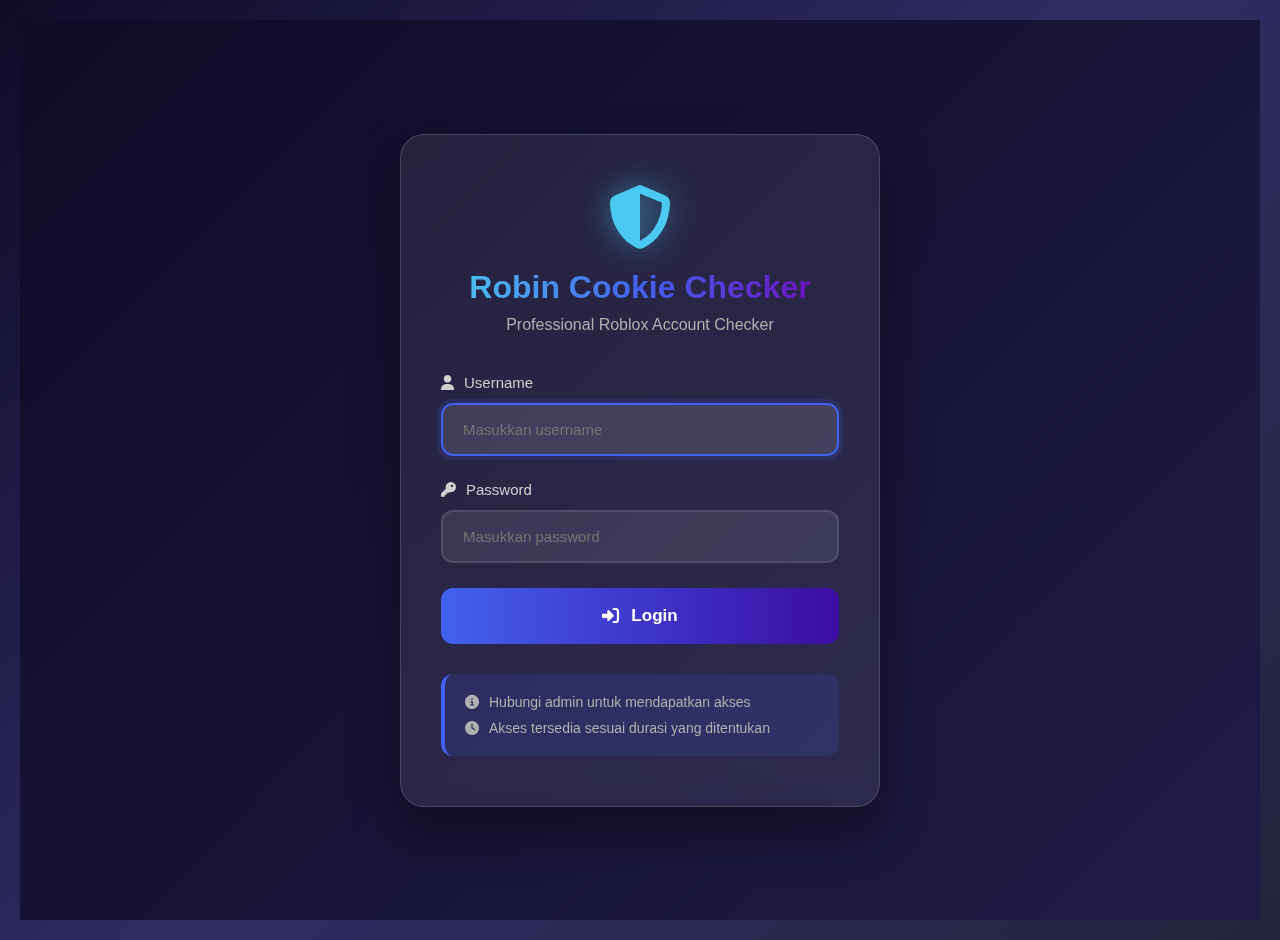
<file: public/index.html>
<!DOCTYPE html>
<html lang="id">
<head>
    <meta charset="UTF-8">
    <meta name="viewport" content="width=device-width, initial-scale=1.0">
    <title>Robin Cookie Checker - User Login</title>
    <link rel="stylesheet" href="styles.css">
    <link rel="stylesheet" href="https://cdnjs.cloudflare.com/ajax/libs/font-awesome/6.4.0/css/all.min.css">
    <link rel="icon" href="data:image/svg+xml,<svg xmlns=%22http://www.w3.org/2000/svg%22 viewBox=%220 0 100 100%22><text y=%22.9em%22 font-size=%2290%22>🔐</text></svg>">
</head>
<body>
    <div class="container">
        <!-- Login Section -->
        <div id="loginSection" class="login-container">
            <div class="login-box">
                <div class="logo">
                    <i class="fas fa-shield-alt"></i>
                    <h1>Robin Cookie Checker</h1>
                    <p class="tagline">Professional Roblox Account Checker</p>
                </div>
                
                <div class="login-form">
                    <div class="form-group">
                        <label for="username">
                            <i class="fas fa-user"></i> Username
                        </label>
                        <input type="text" id="username" placeholder="Masukkan username">
                    </div>
                    
                    <div class="form-group">
                        <label for="password">
                            <i class="fas fa-key"></i> Password
                        </label>
                        <input type="password" id="password" placeholder="Masukkan password">
                    </div>
                    
                    <button id="loginBtn" class="btn-login">
                        <i class="fas fa-sign-in-alt"></i> Login
                    </button>
                    
                    <div class="login-footer">
                        <p><i class="fas fa-info-circle"></i> Hubungi admin untuk mendapatkan akses</p>
                        <p><i class="fas fa-clock"></i> Akses tersedia sesuai durasi yang ditentukan</p>
                    </div>
                </div>
            </div>
        </div>

        <!-- Dashboard User -->
        <div id="dashboardSection" class="dashboard-container" style="display: none;">
            <!-- Header -->
            <header class="dashboard-header">
                <div class="header-left">
                    <h1><i class="fas fa-cookie-bite"></i> Robin Cookie Checker Pro</h1>
                    <p class="subtitle">User Dashboard</p>
                </div>
                <div class="header-right">
                    <div class="user-info">
                        <i class="fas fa-user"></i>
                        <div class="user-details">
                            <span id="userName">Loading...</span>
                            <small id="userExpiry">Expires: Loading...</small>
                        </div>
                    </div>
                    <button id="logoutBtn" class="btn-logout">
                        <i class="fas fa-sign-out-alt"></i> Logout
                    </button>
                </div>
            </header>

            <!-- User Info Card -->
            <div class="user-info-card">
                <div class="user-stats">
                    <div class="stat-item">
                        <i class="fas fa-clock"></i>
                        <div>
                            <h3 id="daysLeft">0</h3>
                            <p>Days Left</p>
                        </div>
                    </div>
                    <div class="stat-item">
                        <i class="fas fa-sign-in-alt"></i>
                        <div>
                            <h3 id="loginCount">0</h3>
                            <p>Total Logins</p>
                        </div>
                    </div>
                    <div class="stat-item">
                        <i class="fas fa-cookie"></i>
                        <div>
                            <h3 id="totalChecks">0</h3>
                            <p>Total Checks</p>
                        </div>
                    </div>
                    <div class="stat-item">
                        <i class="fas fa-check-circle"></i>
                        <div>
                            <h3 id="totalCookies">0</h3>
                            <p>Cookies Checked</p>
                        </div>
                    </div>
                </div>
            </div>

            <!-- Live Stats -->
            <div class="stats-container">
                <div class="stat-card">
                    <div class="stat-icon" style="background: linear-gradient(135deg, #2ecc71, #27ae60);">
                        <i class="fas fa-check-circle"></i>
                    </div>
                    <div class="stat-info">
                        <h3 id="validCount">0</h3>
                        <p>Valid Cookies</p>
                    </div>
                </div>
                
                <div class="stat-card">
                    <div class="stat-icon" style="background: linear-gradient(135deg, #e74c3c, #c0392b);">
                        <i class="fas fa-times-circle"></i>
                    </div>
                    <div class="stat-info">
                        <h3 id="invalidCount">0</h3>
                        <p>Invalid Cookies</p>
                    </div>
                </div>
                
                <div class="stat-card">
                    <div class="stat-icon" style="background: linear-gradient(135deg, #f39c12, #d35400);">
                        <i class="fas fa-coins"></i>
                    </div>
                    <div class="stat-info">
                        <h3 id="totalRobux">0</h3>
                        <p>Total Robux</p>
                    </div>
                </div>
                
                <div class="stat-card">
                    <div class="stat-icon" style="background: linear-gradient(135deg, #9b59b6, #8e44ad);">
                        <i class="fas fa-crown"></i>
                    </div>
                    <div class="stat-info">
                        <h3 id="premiumCount">0</h3>
                        <p>Premium Accounts</p>
                    </div>
                </div>
            </div>

            <!-- Control Panel -->
            <div class="control-panel">
                <div class="panel-header">
                    <h2><i class="fas fa-gamepad"></i> Control Panel</h2>
                    <div class="api-status">
                        <i class="fas fa-wifi" id="apiStatusIcon"></i>
                        <span id="apiStatusText">API Connected</span>
                    </div>
                </div>
                
                <div class="panel-body">
                    <!-- Cookie Input -->
                    <div class="input-section">
                        <div class="input-header">
                            <label for="cookiesInput">
                                <i class="fas fa-cookie"></i> Roblox Cookies (satu per baris)
                            </label>
                            <button id="sampleBtn" class="btn-sample">
                                <i class="fas fa-vial"></i> Sample Cookie
                            </button>
                        </div>
                        <textarea id="cookiesInput" rows="8" placeholder="Paste cookies di sini, satu per baris:
_|WARNING:-DO-NOT-SHARE-THIS.--Sharing-this-will-allow-someone-to-log-in-as-you-and-to-steal-your-ROBUX-and-items.|_cookie1
_|WARNING:-DO-NOT-SHARE-THIS.--Sharing-this-will-allow-someone-to-log-in-as-you-and-to-steal-your-ROBUX-and-items.|_cookie2
_|WARNING:-DO-NOT-SHARE-THIS.--Sharing-this-will-allow-someone-to-log-in-as-you-and-to-steal-your-ROBUX-and-items.|_cookie3"></textarea>
                        <div class="input-info">
                            <i class="fas fa-info-circle"></i>
                            <span id="cookieCount">0 cookies ditemukan</span>
                            <span class="hint">Format: _|WARNING:-DO-NOT-SHARE-THIS...|_</span>
                        </div>
                    </div>
                    
                    <!-- Progress Bar -->
                    <div class="progress-section" id="progressSection" style="display: none;">
                        <div class="progress-header">
                            <span>Progress Checking</span>
                            <span id="progressPercent">0%</span>
                        </div>
                        <div class="progress-bar">
                            <div class="progress-fill" id="progressFill"></div>
                        </div>
                        <div class="progress-info">
                            <i class="fas fa-sync-alt fa-spin"></i>
                            <span id="progressText">Menyiapkan...</span>
                        </div>
                    </div>
                    
                    <!-- Control Buttons -->
                    <div class="button-group">
                        <button id="startBtn" class="btn-start">
                            <i class="fas fa-play"></i> Start Checking
                        </button>
                        <button id="stopBtn" class="btn-stop" disabled>
                            <i class="fas fa-stop"></i> Stop Checking
                        </button>
                        <button id="testBtn" class="btn-test">
                            <i class="fas fa-vial"></i> Test Single Cookie
                        </button>
                        <button id="clearBtn" class="btn-clear">
                            <i class="fas fa-trash"></i> Clear Results
                        </button>
                        <button id="exportBtn" class="btn-export">
                            <i class="fas fa-download"></i> Export Valid
                        </button>
                    </div>
                </div>
            </div>

            <!-- Results & Logs -->
            <div class="tabs-container">
                <div class="tabs">
                    <button class="tab-btn active" data-tab="results">Results</button>
                    <button class="tab-btn" data-tab="logs">Logs & Stats</button>
                    <button class="tab-btn" data-tab="valid">Valid Accounts</button>
                </div>
                
                <!-- Results Tab -->
                <div class="tab-content active" id="results-tab">
                    <div class="table-container">
                        <table id="resultsTable">
                            <thead>
                                <tr>
                                    <th>#</th>
                                    <th>Status</th>
                                    <th>Username</th>
                                    <th>Display Name</th>
                                    <th>Robux</th>
                                    <th>Premium</th>
                                    <th>Friends</th>
                                    <th>Error</th>
                                    <th>Time</th>
                                </tr>
                            </thead>
                            <tbody id="resultsBody">
                                <!-- Results will be inserted here -->
                            </tbody>
                        </table>
                    </div>
                    
                    <div class="no-results" id="noResults">
                        <i class="fas fa-inbox"></i>
                        <p>Belum ada hasil. Mulai checking untuk melihat hasil live!</p>
                    </div>
                </div>
                
                <!-- Logs Tab -->
                <div class="tab-content" id="logs-tab">
                    <div class="logs-container">
                        <div class="logs-header">
                            <h3><i class="fas fa-history"></i> Checking Logs</h3>
                            <button id="refreshLogs" class="btn-refresh">
                                <i class="fas fa-redo"></i> Refresh Logs
                            </button>
                        </div>
                        <div class="logs-stats">
                            <div class="log-stat">
                                <span class="log-stat-label">Total Checks:</span>
                                <span class="log-stat-value" id="totalChecksLog">0</span>
                            </div>
                            <div class="log-stat">
                                <span class="log-stat-label">Valid Cookies:</span>
                                <span class="log-stat-value" id="validCookiesLog">0</span>
                            </div>
                            <div class="log-stat">
                                <span class="log-stat-label">Invalid Cookies:</span>
                                <span class="log-stat-value" id="invalidCookiesLog">0</span>
                            </div>
                            <div class="log-stat">
                                <span class="log-stat-label">Total Robux:</span>
                                <span class="log-stat-value" id="totalRobuxLog">0</span>
                            </div>
                        </div>
                        <div class="logs-list" id="logsList">
                            <!-- Logs will be inserted here -->
                        </div>
                    </div>
                </div>
                
                <!-- Valid Accounts Tab -->
                <div class="tab-content" id="valid-tab">
                    <div class="valid-container">
                        <div class="valid-header">
                            <h3><i class="fas fa-check-circle"></i> Valid Accounts Found</h3>
                            <button id="exportValidBtn" class="btn-export">
                                <i class="fas fa-file-export"></i> Export All
                            </button>
                        </div>
                        <div class="valid-list" id="validList">
                            <!-- Valid accounts will be inserted here -->
                        </div>
                    </div>
                </div>
            </div>
            
            <!-- Footer -->
            <footer class="dashboard-footer">
                <div class="footer-content">
                    <p>
                        <i class="fas fa-code"></i> 
                        Robin Cookie Checker Pro v3.0 • User Dashboard • 
                        <span id="currentTime">Loading...</span>
                    </p>
                    <p class="footer-note">
                        <i class="fas fa-shield-alt"></i> 
                        Semua proses berjalan di backend yang aman. Cookies tidak disimpan di browser.
                    </p>
                </div>
            </footer>
        </div>
    </div>

    <!-- Toast Notification -->
    <div id="toast" class="toast">
        <div class="toast-content">
            <i class="fas fa-info-circle" id="toastIcon"></i>
            <span id="toastMessage">Notification message</span>
        </div>
        <button id="toastClose" class="toast-close">
            <i class="fas fa-times"></i>
        </button>
    </div>

    <script src="script.js"></script>
</body>
</html>
</file>
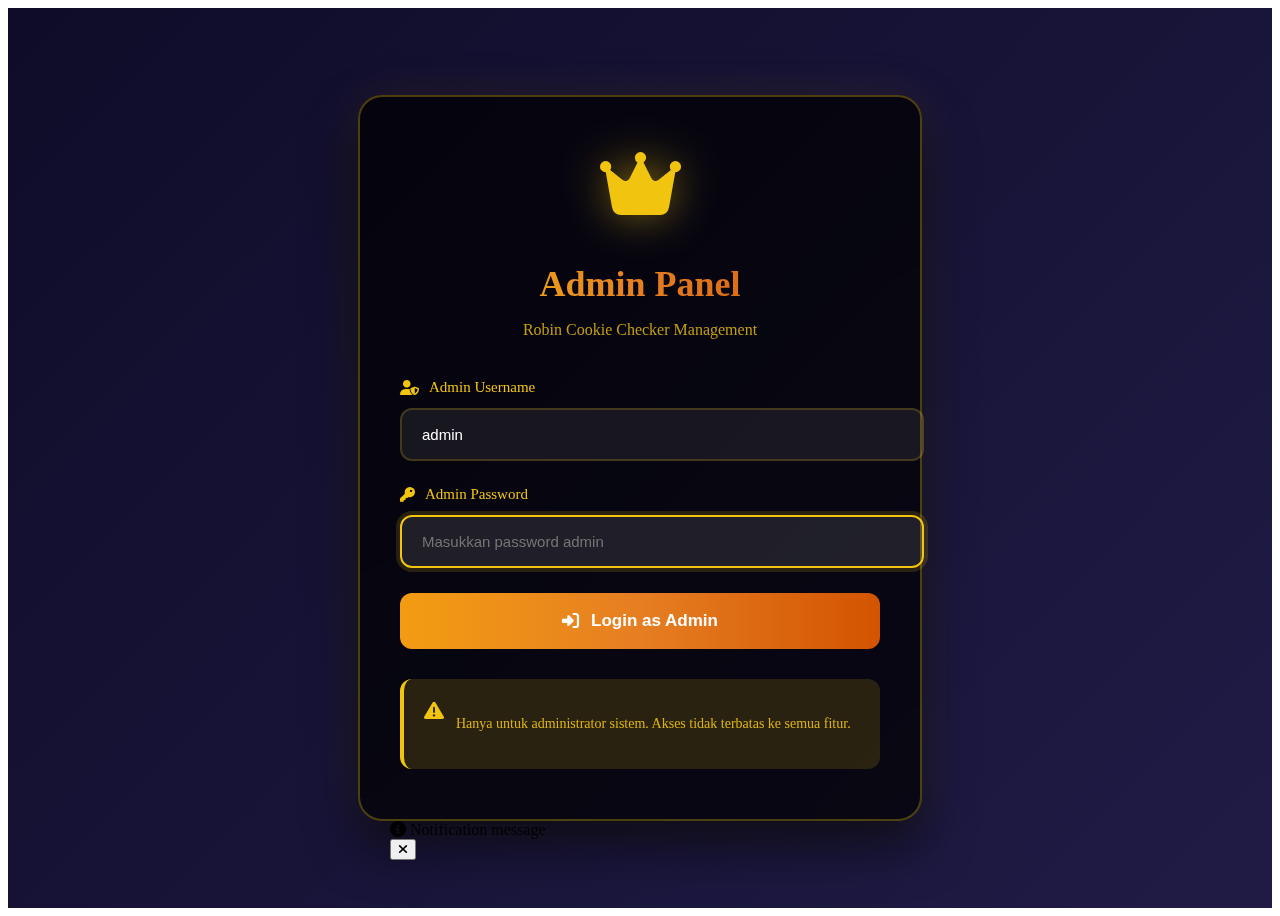
<file: public/admin.html>
<!DOCTYPE html>
<html lang="id">
<head>
    <meta charset="UTF-8">
    <meta name="viewport" content="width=device-width, initial-scale=1.0">
    <title>Robin Cookie Checker - Admin Login</title>
    <link rel="stylesheet" href="admin.css">
    <link rel="stylesheet" href="https://cdnjs.cloudflare.com/ajax/libs/font-awesome/6.4.0/css/all.min.css">
    <link rel="icon" href="data:image/svg+xml,<svg xmlns=%22http://www.w3.org/2000/svg%22 viewBox=%220 0 100 100%22><text y=%22.9em%22 font-size=%2290%22>👑</text></svg>">
</head>
<body>
    <div class="admin-container">
        <!-- Admin Login -->
        <div id="adminLogin" class="admin-login-container">
            <div class="admin-login-box">
                <div class="admin-logo">
                    <i class="fas fa-crown"></i>
                    <h1>Admin Panel</h1>
                    <p class="tagline">Robin Cookie Checker Management</p>
                </div>
                
                <div class="admin-login-form">
                    <div class="form-group">
                        <label for="adminUsername">
                            <i class="fas fa-user-shield"></i> Admin Username
                        </label>
                        <input type="text" id="adminUsername" value="admin" readonly>
                    </div>
                    
                    <div class="form-group">
                        <label for="adminPassword">
                            <i class="fas fa-key"></i> Admin Password
                        </label>
                        <input type="password" id="adminPassword" placeholder="Masukkan password admin">
                    </div>
                    
                    <button id="adminLoginBtn" class="btn-admin-login">
                        <i class="fas fa-sign-in-alt"></i> Login as Admin
                    </button>
                    
                    <div class="admin-note">
                        <i class="fas fa-exclamation-triangle"></i>
                        <p>Hanya untuk administrator sistem. Akses tidak terbatas ke semua fitur.</p>
                    </div>
                </div>
            </div>
        </div>

        <!-- Admin Dashboard -->
        <div id="adminDashboard" class="admin-dashboard" style="display: none;">
            <!-- Admin Header -->
            <header class="admin-header">
                <div class="admin-header-left">
                    <h1><i class="fas fa-crown"></i> Admin Control Panel</h1>
                    <p class="subtitle">Robin Cookie Checker Management System</p>
                </div>
                <div class="admin-header-right">
                    <div class="admin-status">
                        <i class="fas fa-server"></i>
                        <span>System Online</span>
                    </div>
                    <button id="adminLogoutBtn" class="btn-admin-logout">
                        <i class="fas fa-sign-out-alt"></i> Logout
                    </button>
                </div>
            </header>

            <!-- Admin Stats -->
            <div class="admin-stats-grid">
                <div class="admin-stat-card">
                    <div class="admin-stat-icon" style="background: linear-gradient(135deg, #3498db, #2980b9);">
                        <i class="fas fa-users"></i>
                    </div>
                    <div class="admin-stat-info">
                        <h3 id="totalUsers">0</h3>
                        <p>Total Users</p>
                        <small id="activeUsers">0 Active</small>
                    </div>
                </div>
                
                <div class="admin-stat-card">
                    <div class="admin-stat-icon" style="background: linear-gradient(135deg, #2ecc71, #27ae60);">
                        <i class="fas fa-sign-in-alt"></i>
                    </div>
                    <div class="admin-stat-info">
                        <h3 id="totalLogins">0</h3>
                        <p>Total Logins</p>
                        <small id="todayLogins">0 Today</small>
                    </div>
                </div>
                
                <div class="admin-stat-card">
                    <div class="admin-stat-icon" style="background: linear-gradient(135deg, #9b59b6, #8e44ad);">
                        <i class="fas fa-cookie-bite"></i>
                    </div>
                    <div class="admin-stat-info">
                        <h3 id="totalChecks">0</h3>
                        <p>Total Checks</p>
                        <small id="totalCookies">0 Cookies</small>
                    </div>
                </div>
                
                <div class="admin-stat-card">
                    <div class="admin-stat-icon" style="background: linear-gradient(135deg, #e74c3c, #c0392b);">
                        <i class="fas fa-user-slash"></i>
                    </div>
                    <div class="admin-stat-info">
                        <h3 id="expiredUsers">0</h3>
                        <p>Expired Users</p>
                        <small>Require Extension</small>
                    </div>
                </div>
            </div>

            <!-- Admin Tabs -->
            <div class="admin-tabs">
                <div class="admin-tab-buttons">
                    <button class="admin-tab-btn active" data-tab="users">User Management</button>
                    <button class="admin-tab-btn" data-tab="create">Create User</button>
                    <button class="admin-tab-btn" data-tab="bulk">Bulk Create</button>
                    <button class="admin-tab-btn" data-tab="settings">Settings</button>
                </div>

                <!-- Users Tab -->
                <div class="admin-tab-content active" id="users-tab">
                    <div class="admin-table-container">
                        <div class="table-header">
                            <h3><i class="fas fa-user-friends"></i> User Accounts</h3>
                            <div class="table-actions">
                                <input type="text" id="searchUsers" placeholder="Search users...">
                                <button id="refreshUsers" class="btn-refresh">
                                    <i class="fas fa-redo"></i> Refresh
                                </button>
                            </div>
                        </div>
                        
                        <table class="admin-table">
                            <thead>
                                <tr>
                                    <th>Username</th>
                                    <th>Status</th>
                                    <th>Created</th>
                                    <th>Expires</th>
                                    <th>Days Left</th>
                                    <th>Logins</th>
                                    <th>Checks</th>
                                    <th>Actions</th>
                                </tr>
                            </thead>
                            <tbody id="usersTableBody">
                                <!-- Users will be inserted here -->
                            </tbody>
                        </table>
                    </div>
                </div>

                <!-- Create User Tab -->
                <div class="admin-tab-content" id="create-tab">
                    <div class="create-user-form">
                        <h3><i class="fas fa-user-plus"></i> Create New User</h3>
                        
                        <div class="form-row">
                            <div class="form-group">
                                <label for="newUsername">
                                    <i class="fas fa-user"></i> Username
                                </label>
                                <input type="text" id="newUsername" placeholder="Enter username">
                            </div>
                            
                            <div class="form-group">
                                <label for="newPassword">
                                    <i class="fas fa-key"></i> Password
                                </label>
                                <input type="password" id="newPassword" placeholder="Enter password">
                            </div>
                        </div>
                        
                        <div class="form-group">
                            <label for="subscriptionDays">
                                <i class="fas fa-calendar-alt"></i> Subscription Duration
                            </label>
                            <div class="duration-buttons">
                                <button class="duration-btn" data-days="1">1 Day</button>
                                <button class="duration-btn" data-days="7">7 Days</button>
                                <button class="duration-btn active" data-days="30">30 Days</button>
                                <button class="duration-btn" data-days="90">90 Days</button>
                                <button class="duration-btn" data-days="180">180 Days</button>
                                <button class="duration-btn" data-days="365">365 Days</button>
                            </div>
                            <input type="number" id="customDays" min="1" max="999" value="30" placeholder="Custom days">
                        </div>
                        
                        <div class="form-group">
                            <label for="userNotes">
                                <i class="fas fa-sticky-note"></i> Notes (Optional)
                            </label>
                            <textarea id="userNotes" rows="3" placeholder="Notes about this user..."></textarea>
                        </div>
                        
                        <button id="createUserBtn" class="btn-create-user">
                            <i class="fas fa-user-plus"></i> Create User Account
                        </button>
                        
                        <div class="user-preview" id="userPreview">
                            <h4><i class="fas fa-eye"></i> Account Preview</h4>
                            <div class="preview-info">
                                <p><strong>Username:</strong> <span id="previewUsername">-</span></p>
                                <p><strong>Duration:</strong> <span id="previewDuration">30 days</span></p>
                                <p><strong>Expires:</strong> <span id="previewExpiry">-</span></p>
                            </div>
                        </div>
                    </div>
                </div>

                <!-- Bulk Create Tab -->
                <div class="admin-tab-content" id="bulk-tab">
                    <div class="bulk-create-form">
                        <h3><i class="fas fa-users"></i> Bulk Create Users</h3>
                        
                        <div class="form-group">
                            <label for="bulkUsers">
                                <i class="fas fa-list"></i> User List (Format: username:password)
                            </label>
                            <textarea id="bulkUsers" rows="10" placeholder="Format:
username1:password123
username2:password456
username3:password789

Each line should contain username and password separated by colon (:)."></textarea>
                            <div class="input-info">
                                <i class="fas fa-info-circle"></i>
                                <span>Enter one user per line. Username and password separated by colon.</span>
                            </div>
                        </div>
                        
                        <div class="form-group">
                            <label for="bulkDays">
                                <i class="fas fa-calendar-alt"></i> Duration for All Users
                            </label>
                            <input type="number" id="bulkDays" min="1" max="999" value="30" placeholder="Days">
                        </div>
                        
                        <button id="bulkCreateBtn" class="btn-bulk-create">
                            <i class="fas fa-users"></i> Create Multiple Users
                        </button>
                        
                        <div class="bulk-results" id="bulkResults" style="display: none;">
                            <h4><i class="fas fa-clipboard-check"></i> Creation Results</h4>
                            <div class="results-container">
                                <div class="success-results">
                                    <h5><i class="fas fa-check-circle"></i> Successful (<span id="successCount">0</span>)</h5>
                                    <div id="successList"></div>
                                </div>
                                <div class="failed-results">
                                    <h5><i class="fas fa-times-circle"></i> Failed (<span id="failedCount">0</span>)</h5>
                                    <div id="failedList"></div>
                                </div>
                            </div>
                        </div>
                    </div>
                </div>

                <!-- Settings Tab -->
                <div class="admin-tab-content" id="settings-tab">
                    <div class="admin-settings">
                        <h3><i class="fas fa-cog"></i> System Settings</h3>
                        
                        <div class="settings-section">
                            <h4><i class="fas fa-key"></i> Admin Password</h4>
                            <div class="form-group">
                                <label for="currentPassword">Current Password</label>
                                <input type="password" id="currentPassword" placeholder="Current admin password">
                            </div>
                            <div class="form-group">
                                <label for="newAdminPassword">New Password</label>
                                <input type="password" id="newAdminPassword" placeholder="New admin password">
                            </div>
                            <div class="form-group">
                                <label for="confirmAdminPassword">Confirm New Password</label>
                                <input type="password" id="confirmAdminPassword" placeholder="Confirm new password">
                            </div>
                            <button id="updateAdminPasswordBtn" class="btn-update-password">
                                <i class="fas fa-save"></i> Update Admin Password
                            </button>
                        </div>
                        
                        <div class="settings-section">
                            <h4><i class="fas fa-database"></i> System Information</h4>
                            <div class="system-info">
                                <p><strong>Server Time:</strong> <span id="serverTime">Loading...</span></p>
                                <p><strong>Total Users:</strong> <span id="systemTotalUsers">0</span></p>
                                <p><strong>Active Sessions:</strong> <span id="activeSessions">0</span></p>
                                <p><strong>API Status:</strong> <span class="status-online">Online</span></p>
                            </div>
                        </div>
                        
                        <div class="settings-section">
                            <h4><i class="fas fa-trash"></i> Maintenance</h4>
                            <div class="maintenance-actions">
                                <button id="clearExpiredBtn" class="btn-maintenance">
                                    <i class="fas fa-user-slash"></i> Deactivate Expired Users
                                </button>
                                <button id="clearSessionsBtn" class="btn-maintenance">
                                    <i class="fas fa-broom"></i> Clear Old Sessions
                                </button>
                                <button id="refreshStatsBtn" class="btn-maintenance">
                                    <i class="fas fa-sync-alt"></i> Refresh Statistics
                                </button>
                            </div>
                        </div>
                    </div>
                </div>
            </div>

            <!-- Footer -->
            <footer class="admin-footer">
                <div class="footer-content">
                    <p>
                        <i class="fas fa-code"></i> 
                        Robin Cookie Checker Admin v3.0 • 
                        <span id="adminCurrentTime">Loading...</span>
                    </p>
                    <p class="footer-note">
                        <i class="fas fa-shield-alt"></i> 
                        Admin Panel - Restricted Access Only
                    </p>
                </div>
            </footer>
        </div>
    </div>

    <!-- Toast Notification -->
    <div id="adminToast" class="toast">
        <div class="toast-content">
            <i class="fas fa-info-circle" id="adminToastIcon"></i>
            <span id="adminToastMessage">Notification message</span>
        </div>
        <button id="adminToastClose" class="toast-close">
            <i class="fas fa-times"></i>
        </button>
    </div>

    <!-- User Actions Modal -->
    <div id="userActionsModal" class="modal">
        <div class="modal-content">
            <div class="modal-header">
                <h3><i class="fas fa-user-cog"></i> User Actions</h3>
                <button class="modal-close">&times;</button>
            </div>
            <div class="modal-body">
                <div class="user-info-modal" id="userInfoModal">
                    <!-- User info will be inserted here -->
                </div>
                
                <div class="action-buttons">
                    <button class="btn-action extend-btn" data-action="extend">
                        <i class="fas fa-calendar-plus"></i> Extend Subscription
                    </button>
                    <button class="btn-action deactivate-btn" data-action="deactivate">
                        <i class="fas fa-user-slash"></i> Deactivate User
                    </button>
                    <button class="btn-action activate-btn" data-action="activate">
                        <i class="fas fa-user-check"></i> Activate User
                    </button>
                    <button class="btn-action delete-btn" data-action="delete">
                        <i class="fas fa-trash"></i> Delete User
                    </button>
                </div>
                
                <div class="extend-form" id="extendForm" style="display: none;">
                    <h4><i class="fas fa-calendar-plus"></i> Extend Subscription</h4>
                    <div class="form-group">
                        <label for="extendDays">Additional Days</label>
                        <input type="number" id="extendDays" min="1" max="999" value="30">
                    </div>
                    <button id="confirmExtendBtn" class="btn-confirm-extend">
                        <i class="fas fa-check"></i> Confirm Extension
                    </button>
                </div>
            </div>
        </div>
    </div>

    <script src="admin.js"></script>
</body>
</html>
</file>
<file: public/admin.css>
/* Admin Styles */
.admin-container {
    min-height: 100vh;
    background: linear-gradient(135deg, #0f0c29 0%, #302b63 50%, #24243e 100%);
    color: #ffffff;
    overflow-x: hidden;
}

/* Admin Login */
.admin-login-container {
    display: flex;
    justify-content: center;
    align-items: center;
    min-height: 100vh;
    background: linear-gradient(135deg, #0f0c29, #302b63, #24243e);
    animation: gradientBG 15s ease infinite;
    background-size: 400% 400%;
}

.admin-login-box {
    background: rgba(0, 0, 0, 0.7);
    backdrop-filter: blur(20px);
    border-radius: 24px;
    padding: 50px 40px;
    width: 100%;
    max-width: 480px;
    border: 2px solid rgba(241, 196, 15, 0.3);
    box-shadow: 0 25px 50px rgba(0, 0, 0, 0.6),
                0 0 50px rgba(241, 196, 15, 0.1);
    transition: transform 0.3s ease;
}

.admin-login-box:hover {
    transform: translateY(-5px);
    box-shadow: 0 30px 60px rgba(0, 0, 0, 0.7),
                0 0 60px rgba(241, 196, 15, 0.15);
}

.admin-logo {
    text-align: center;
    margin-bottom: 40px;
}

.admin-logo i {
    font-size: 72px;
    color: #f1c40f;
    margin-bottom: 20px;
    text-shadow: 0 0 40px rgba(241, 196, 15, 0.5);
}

.admin-logo h1 {
    font-size: 36px;
    font-weight: 800;
    background: linear-gradient(90deg, #f1c40f, #e67e22, #d35400);
    -webkit-background-clip: text;
    -webkit-text-fill-color: transparent;
    margin-bottom: 10px;
}

.admin-logo .tagline {
    color: #f1c40f;
    font-size: 16px;
    font-weight: 300;
    opacity: 0.8;
}

.admin-login-form {
    margin-top: 30px;
}

.admin-login-form .form-group {
    margin-bottom: 25px;
}

.admin-login-form label {
    display: block;
    margin-bottom: 12px;
    color: #f1c40f;
    font-size: 15px;
    font-weight: 500;
    display: flex;
    align-items: center;
    gap: 10px;
}

.admin-login-form input {
    width: 100%;
    padding: 16px 20px;
    background: rgba(255, 255, 255, 0.07);
    border: 2px solid rgba(241, 196, 15, 0.2);
    border-radius: 12px;
    color: #ffffff;
    font-size: 15px;
    transition: all 0.3s ease;
}

.admin-login-form input:focus {
    outline: none;
    border-color: #f1c40f;
    background: rgba(255, 255, 255, 0.1);
    box-shadow: 0 0 0 4px rgba(241, 196, 15, 0.15);
}

.btn-admin-login {
    width: 100%;
    padding: 18px;
    background: linear-gradient(90deg, #f39c12, #e67e22, #d35400);
    border: none;
    border-radius: 12px;
    color: white;
    font-size: 17px;
    font-weight: 600;
    cursor: pointer;
    transition: all 0.3s ease;
    margin-top: 10px;
    display: flex;
    align-items: center;
    justify-content: center;
    gap: 12px;
}

.btn-admin-login:hover {
    transform: translateY(-3px);
    box-shadow: 0 15px 30px rgba(243, 156, 18, 0.4);
    background: linear-gradient(90deg, #d35400, #e67e22, #f39c12);
}

.admin-note {
    margin-top: 30px;
    padding: 20px;
    background: rgba(241, 196, 15, 0.15);
    border-radius: 12px;
    border-left: 4px solid #f1c40f;
}

.admin-note i {
    color: #f1c40f;
    margin-right: 12px;
    float: left;
    font-size: 20px;
    margin-top: 2px;
}

.admin-note p {
    font-size: 14px;
    color: #f1c40f;
    line-height: 1.6;
    opacity: 0.9;
}

/* Admin Dashboard */
.admin-dashboard {
    max-width: 1400px;
    margin: 0 auto;
    padding: 20px;
}

/* Admin Header */
.admin-header {
    display: flex;
    justify-content: space-between;
    align-items: center;
    padding: 25px 0;
    border-bottom: 2px solid rgba(241, 196, 15, 0.3);
    margin-bottom: 35px;
    flex-wrap: wrap;
    gap: 20px;
}

.admin-header-left h1 {
    font-size: 36px;
    font-weight: 800;
    background: linear-gradient(90deg, #f1c40f, #e67e22);
    -webkit-background-clip: text;
    -webkit-text-fill-color: transparent;
    display: flex;
    align-items: center;
    gap: 15px;
}

.admin-header-left h1 i {
    font-size: 40px;
}

.admin-header-left .subtitle {
    color: #f1c40f;
    font-size: 16px;
    margin-top: 8px;
    font-weight: 300;
    opacity: 0.8;
}

.admin-header-right {
    display: flex;
    align-items: center;
    gap: 20px;
}

.admin-status {
    display: flex;
    align-items: center;
    gap: 10px;
    padding: 12px 20px;
    background: rgba(46, 204, 113, 0.2);
    border-radius: 10px;
    border: 1px solid rgba(46, 204, 113, 0.3);
    color: #2ecc71;
    font-weight: 500;
}

.admin-status i {
    font-size: 18px;
}

.btn-admin-logout {
    padding: 12px 24px;
    background: rgba(231, 76, 60, 0.3);
    border: 1px solid rgba(231, 76, 60, 0.4);
    border-radius: 10px;
    color: #e74c3c;
    cursor: pointer;
    transition: all 0.3s ease;
    display: flex;
    align-items: center;
    gap: 10px;
    font-weight: 600;
}

.btn-admin-logout:hover {
    background: rgba(231, 76, 60, 0.4);
    transform: translateY(-2px);
    box-shadow: 0 10px 20px rgba(231, 76, 60, 0.3);
}

/* Admin Stats Grid */
.admin-stats-grid {
    display: grid;
    grid-template-columns: repeat(auto-fit, minmax(250px, 1fr));
    gap: 25px;
    margin-bottom: 40px;
}

.admin-stat-card {
    background: rgba(255, 255, 255, 0.05);
    border-radius: 18px;
    padding: 25px;
    display: flex;
    align-items: center;
    gap: 25px;
    border: 1px solid rgba(255, 255, 255, 0.1);
    transition: all 0.3s ease;
    position: relative;
    overflow: hidden;
}

.admin-stat-card:hover {
    transform: translateY(-8px);
    border-color: rgba(241, 196, 15, 0.3);
    box-shadow: 0 20px 40px rgba(0, 0, 0, 0.4);
}

.admin-stat-card::before {
    content: '';
    position: absolute;
    top: 0;
    left: 0;
    right: 0;
    height: 4px;
    background: inherit;
}

.admin-stat-icon {
    width: 70px;
    height: 70px;
    border-radius: 16px;
    display: flex;
    align-items: center;
    justify-content: center;
    font-size: 28px;
    color: white;
    flex-shrink: 0;
}

.admin-stat-info h3 {
    font-size: 36px;
    font-weight: 800;
    margin-bottom: 5px;
    background: linear-gradient(90deg, #ffffff, #f1c40f);
    -webkit-background-clip: text;
    -webkit-text-fill-color: transparent;
}

.admin-stat-info p {
    color: #b0b0b0;
    font-size: 15px;
    font-weight: 400;
    margin-bottom: 5px;
}

.admin-stat-info small {
    color: #7f8c8d;
    font-size: 13px;
}

/* Admin Tabs */
.admin-tabs {
    background: rgba(255, 255, 255, 0.05);
    border-radius: 24px;
    padding: 35px;
    border: 1px solid rgba(255, 255, 255, 0.1);
    margin-bottom: 40px;
}

.admin-tab-buttons {
    display: flex;
    gap: 10px;
    margin-bottom: 30px;
    border-bottom: 2px solid rgba(241, 196, 15, 0.2);
    padding-bottom: 10px;
    flex-wrap: wrap;
}

.admin-tab-btn {
    padding: 15px 30px;
    background: transparent;
    border: none;
    color: #b0b0b0;
    font-size: 16px;
    font-weight: 600;
    cursor: pointer;
    border-radius: 8px 8px 0 0;
    transition: all 0.3s;
    position: relative;
    display: flex;
    align-items: center;
    gap: 10px;
}

.admin-tab-btn.active {
    color: #f1c40f;
    background: rgba(241, 196, 15, 0.1);
}

.admin-tab-btn.active::after {
    content: '';
    position: absolute;
    bottom: -12px;
    left: 0;
    right: 0;
    height: 4px;
    background: #f1c40f;
    border-radius: 2px;
}

.admin-tab-btn:hover:not(.active) {
    background: rgba(255, 255, 255, 0.05);
    color: #ffffff;
}

.admin-tab-content {
    display: none;
    animation: fadeIn 0.3s ease;
}

.admin-tab-content.active {
    display: block;
}

/* Admin Table */
.admin-table-container {
    background: rgba(0, 0, 0, 0.4);
    border-radius: 12px;
    padding: 25px;
    border: 1px solid rgba(255, 255, 255, 0.1);
}

.table-header {
    display: flex;
    justify-content: space-between;
    align-items: center;
    margin-bottom: 20px;
    flex-wrap: wrap;
    gap: 15px;
}

.table-header h3 {
    font-size: 22px;
    display: flex;
    align-items: center;
    gap: 12px;
    color: #f1c40f;
}

.table-actions {
    display: flex;
    gap: 15px;
    align-items: center;
}

.table-actions input {
    padding: 10px 15px;
    background: rgba(255, 255, 255, 0.07);
    border: 1px solid rgba(255, 255, 255, 0.1);
    border-radius: 8px;
    color: white;
    min-width: 250px;
}

.table-actions input:focus {
    outline: none;
    border-color: #f1c40f;
}

.admin-table {
    width: 100%;
    border-collapse: collapse;
}

.admin-table thead {
    background: rgba(241, 196, 15, 0.1);
}

.admin-table th {
    padding: 18px 15px;
    text-align: left;
    font-weight: 600;
    color: #f1c40f;
    font-size: 15px;
    border-bottom: 2px solid rgba(241, 196, 15, 0.2);
    white-space: nowrap;
}

.admin-table td {
    padding: 18px 15px;
    border-bottom: 1px solid rgba(255, 255, 255, 0.05);
    font-size: 14px;
    vertical-align: middle;
}

.admin-table tbody tr {
    transition: all 0.2s;
}

.admin-table tbody tr:hover {
    background: rgba(241, 196, 15, 0.05);
}

.status-badge {
    padding: 6px 12px;
    border-radius: 20px;
    font-size: 12px;
    font-weight: 600;
    display: inline-block;
    text-align: center;
    min-width: 80px;
}

.status-active {
    background: rgba(46, 204, 113, 0.2);
    color: #2ecc71;
    border: 1px solid rgba(46, 204, 113, 0.3);
}

.status-inactive {
    background: rgba(231, 76, 60, 0.2);
    color: #e74c3c;
    border: 1px solid rgba(231, 76, 60, 0.3);
}

.status-expired {
    background: rgba(149, 165, 166, 0.2);
    color: #95a5a6;
    border: 1px solid rgba(149, 165, 166, 0.3);
}

.admin-actions {
    display: flex;
    gap: 8px;
}

.btn-action-small {
    padding: 6px 12px;
    border: none;
    border-radius: 6px;
    font-size: 12px;
    cursor: pointer;
    display: flex;
    align-items: center;
    gap: 5px;
    transition: all 0.3s;
}

.btn-edit {
    background: rgba(52, 152, 219, 0.2);
    color: #3498db;
    border: 1px solid rgba(52, 152, 219, 0.3);
}

.btn-edit:hover {
    background: rgba(52, 152, 219, 0.3);
}

.btn-delete {
    background: rgba(231, 76, 60, 0.2);
    color: #e74c3c;
    border: 1px solid rgba(231, 76, 60, 0.3);
}

.btn-delete:hover {
    background: rgba(231, 76, 60, 0.3);
}

.btn-extend {
    background: rgba(46, 204, 113, 0.2);
    color: #2ecc71;
    border: 1px solid rgba(46, 204, 113, 0.3);
}

.btn-extend:hover {
    background: rgba(46, 204, 113, 0.3);
}

/* Create User Form */
.create-user-form {
    background: rgba(0, 0, 0, 0.4);
    border-radius: 12px;
    padding: 30px;
    border: 1px solid rgba(255, 255, 255, 0.1);
}

.create-user-form h3 {
    font-size: 22px;
    margin-bottom: 25px;
    display: flex;
    align-items: center;
    gap: 12px;
    color: #f1c40f;
}

.form-row {
    display: grid;
    grid-template-columns: repeat(auto-fit, minmax(250px, 1fr));
    gap: 20px;
    margin-bottom: 25px;
}

.create-user-form .form-group {
    margin-bottom: 25px;
}

.create-user-form label {
    display: block;
    margin-bottom: 10px;
    color: #ffffff;
    font-weight: 500;
    display: flex;
    align-items: center;
    gap: 10px;
}

.create-user-form label i {
    color: #f1c40f;
}

.duration-buttons {
    display: flex;
    gap: 10px;
    flex-wrap: wrap;
    margin-bottom: 15px;
}

.duration-btn {
    padding: 10px 15px;
    background: rgba(255, 255, 255, 0.07);
    border: 1px solid rgba(255, 255, 255, 0.1);
    border-radius: 8px;
    color: #b0b0b0;
    cursor: pointer;
    transition: all 0.3s;
}

.duration-btn.active {
    background: rgba(241, 196, 15, 0.2);
    color: #f1c40f;
    border-color: rgba(241, 196, 15, 0.3);
}

.duration-btn:hover:not(.active) {
    background: rgba(255, 255, 255, 0.1);
    color: #ffffff;
}

#customDays {
    width: 150px;
    padding: 10px 15px;
    background: rgba(255, 255, 255, 0.07);
    border: 1px solid rgba(255, 255, 255, 0.1);
    border-radius: 8px;
    color: white;
}

.create-user-form textarea {
    width: 100%;
    padding: 15px;
    background: rgba(255, 255, 255, 0.07);
    border: 1px solid rgba(255, 255, 255, 0.1);
    border-radius: 8px;
    color: white;
    resize: vertical;
    min-height: 100px;
}

.btn-create-user {
    padding: 15px 30px;
    background: linear-gradient(90deg, #2ecc71, #27ae60);
    border: none;
    border-radius: 10px;
    color: white;
    font-size: 16px;
    font-weight: 600;
    cursor: pointer;
    transition: all 0.3s;
    display: flex;
    align-items: center;
    justify-content: center;
    gap: 10px;
    width: 100%;
    margin-top: 20px;
}

.btn-create-user:hover {
    transform: translateY(-3px);
    box-shadow: 0 15px 30px rgba(46, 204, 113, 0.3);
}

.user-preview {
    margin-top: 30px;
    padding: 20px;
    background: rgba(241, 196, 15, 0.1);
    border-radius: 10px;
    border: 1px solid rgba(241, 196, 15, 0.2);
}

.user-preview h4 {
    color: #f1c40f;
    margin-bottom: 15px;
    display: flex;
    align-items: center;
    gap: 10px;
}

.preview-info p {
    margin-bottom: 8px;
    color: #b0b0b0;
}

.preview-info strong {
    color: #ffffff;
}

/* Bulk Create */
.bulk-create-form {
    background: rgba(0, 0, 0, 0.4);
    border-radius: 12px;
    padding: 30px;
    border: 1px solid rgba(255, 255, 255, 0.1);
}

.bulk-create-form h3 {
    font-size: 22px;
    margin-bottom: 25px;
    display: flex;
    align-items: center;
    gap: 12px;
    color: #f1c40f;
}

.bulk-create-form textarea {
    width: 100%;
    padding: 15px;
    background: rgba(255, 255, 255, 0.07);
    border: 1px solid rgba(255, 255, 255, 0.1);
    border-radius: 8px;
    color: white;
    resize: vertical;
    min-height: 200px;
    font-family: 'Consolas', monospace;
    font-size: 14px;
    line-height: 1.5;
}

.bulk-create-form .input-info {
    margin-top: 10px;
    font-size: 13px;
    color: #b0b0b0;
    display: flex;
    align-items: center;
    gap: 10px;
}

.bulk-create-form .input-info i {
    color: #3498db;
}

#bulkDays {
    width: 150px;
    padding: 10px 15px;
    background: rgba(255, 255, 255, 0.07);
    border: 1px solid rgba(255, 255, 255, 0.1);
    border-radius: 8px;
    color: white;
}

.btn-bulk-create {
    padding: 15px 30px;
    background: linear-gradient(90deg, #3498db, #2980b9);
    border: none;
    border-radius: 10px;
    color: white;
    font-size: 16px;
    font-weight: 600;
    cursor: pointer;
    transition: all 0.3s;
    display: flex;
    align-items: center;
    justify-content: center;
    gap: 10px;
    width: 100%;
    margin-top: 20px;
}

.btn-bulk-create:hover {
    transform: translateY(-3px);
    box-shadow: 0 15px 30px rgba(52, 152, 219, 0.3);
}

.bulk-results {
    margin-top: 30px;
    padding: 20px;
    background: rgba(0, 0, 0, 0.5);
    border-radius: 10px;
    border: 1px solid rgba(255, 255, 255, 0.1);
}

.bulk-results h4 {
    color: #f1c40f;
    margin-bottom: 20px;
    display: flex;
    align-items: center;
    gap: 10px;
}

.results-container {
    display: grid;
    grid-template-columns: repeat(auto-fit, minmax(300px, 1fr));
    gap: 20px;
}

.success-results, .failed-results {
    padding: 15px;
    border-radius: 8px;
}

.success-results {
    background: rgba(46, 204, 113, 0.1);
    border: 1px solid rgba(46, 204, 113, 0.2);
}

.failed-results {
    background: rgba(231, 76, 60, 0.1);
    border: 1px solid rgba(231, 76, 60, 0.2);
}

.success-results h5, .failed-results h5 {
    margin-bottom: 15px;
    display: flex;
    align-items: center;
    gap: 8px;
}

.success-results h5 {
    color: #2ecc71;
}

.failed-results h5 {
    color: #e74c3c;
}

#successList, #failedList {
    max-height: 200px;
    overflow-y: auto;
    padding-right: 10px;
}

#successList div, #failedList div {
    padding: 8px 12px;
    margin-bottom: 5px;
    background: rgba(0, 0, 0, 0.3);
    border-radius: 5px;
    font-size: 13px;
}

#successList div {
    color: #2ecc71;
    border-left: 3px solid #2ecc71;
}

#failedList div {
    color: #e74c3c;
    border-left: 3px solid #e74c3c;
}

/* Settings */
.admin-settings {
    background: rgba(0, 0, 0, 0.4);
    border-radius: 12px;
    padding: 30px;
    border: 1px solid rgba(255, 255, 255, 0.1);
}

.admin-settings h3 {
    font-size: 22px;
    margin-bottom: 25px;
    display: flex;
    align-items: center;
    gap: 12px;
    color: #f1c40f;
}

.settings-section {
    margin-bottom: 30px;
    padding-bottom: 30px;
    border-bottom: 1px solid rgba(255, 255, 255, 0.1);
}

.settings-section:last-child {
    border-bottom: none;
    margin-bottom: 0;
    padding-bottom: 0;
}

.settings-section h4 {
    font-size: 18px;
    margin-bottom: 20px;
    color: #ffffff;
    display: flex;
    align-items: center;
    gap: 10px;
}

.settings-section h4 i {
    color: #f1c40f;
}

.btn-update-password {
    padding: 12px 24px;
    background: linear-gradient(90deg, #9b59b6, #8e44ad);
    border: none;
    border-radius: 8px;
    color: white;
    font-weight: 600;
    cursor: pointer;
    transition: all 0.3s;
    display: flex;
    align-items: center;
    gap: 8px;
}

.btn-update-password:hover {
    transform: translateY(-2px);
    box-shadow: 0 10px 20px rgba(155, 89, 182, 0.3);
}

.system-info {
    background: rgba(255, 255, 255, 0.05);
    border-radius: 10px;
    padding: 20px;
}

.system-info p {
    margin-bottom: 10px;
    color: #b0b0b0;
}

.system-info strong {
    color: #ffffff;
    margin-right: 10px;
}

.status-online {
    color: #2ecc71;
    font-weight: 600;
}

.maintenance-actions {
    display: flex;
    gap: 15px;
    flex-wrap: wrap;
}

.btn-maintenance {
    padding: 12px 20px;
    background: rgba(255, 255, 255, 0.07);
    border: 1px solid rgba(255, 255, 255, 0.1);
    border-radius: 8px;
    color: #b0b0b0;
    cursor: pointer;
    transition: all 0.3s;
    display: flex;
    align-items: center;
    gap: 8px;
    flex: 1;
    min-width: 200px;
}

.btn-maintenance:hover {
    background: rgba(241, 196, 15, 0.1);
    color: #f1c40f;
    border-color: rgba(241, 196, 15, 0.2);
}

/* Admin Footer */
.admin-footer {
    margin-top: 50px;
    padding-top: 25px;
    border-top: 2px solid rgba(241, 196, 15, 0.2);
}

.admin-footer .footer-content {
    text-align: center;
}

.admin-footer p {
    color: #f1c40f;
    font-size: 15px;
    margin-bottom: 10px;
    opacity: 0.8;
}

.admin-footer i {
    margin-right: 10px;
}

.admin-footer .footer-note {
    font-size: 13px;
    opacity: 0.6;
    font-style: italic;
}

#adminCurrentTime {
    color: #ffffff;
    font-weight: 600;
}

/* Modal */
.modal {
    display: none;
    position: fixed;
    top: 0;
    left: 0;
    width: 100%;
    height: 100%;
    background: rgba(0, 0, 0, 0.8);
    z-index: 10000;
    align-items: center;
    justify-content: center;
    animation: fadeIn 0.3s ease;
}

.modal.show {
    display: flex;
}

.modal-content {
    background: rgba(30, 30, 46, 0.95);
    border-radius: 20px;
    width: 90%;
    max-width: 500px;
    border: 2px solid rgba(241, 196, 15, 0.3);
    box-shadow: 0 30px 60px rgba(0, 0, 0, 0.6);
    backdrop-filter: blur(20px);
}

.modal-header {
    display: flex;
    justify-content: space-between;
    align-items: center;
    padding: 25px 30px;
    border-bottom: 1px solid rgba(241, 196, 15, 0.2);
}

.modal-header h3 {
    font-size: 24px;
    color: #f1c40f;
    display: flex;
    align-items: center;
    gap: 12px;
}

.modal-close {
    background: transparent;
    border: none;
    color: #b0b0b0;
    font-size: 24px;
    cursor: pointer;
    width: 40px;
    height: 40px;
    display: flex;
    align-items: center;
    justify-content: center;
    border-radius: 50%;
    transition: all 0.3s;
}

.modal-close:hover {
    background: rgba(231, 76, 60, 0.2);
    color: #e74c3c;
}

.modal-body {
    padding: 30px;
}

.user-info-modal {
    background: rgba(0, 0, 0, 0.3);
    border-radius: 12px;
    padding: 20px;
    margin-bottom: 25px;
    border: 1px solid rgba(255, 255, 255, 0.1);
}

.user-info-modal p {
    margin-bottom: 10px;
    color: #b0b0b0;
}

.user-info-modal strong {
    color: #ffffff;
    margin-right: 10px;
}

.action-buttons {
    display: grid;
    grid-template-columns: repeat(2, 1fr);
    gap: 15px;
    margin-bottom: 25px;
}

.btn-action {
    padding: 15px;
    border: none;
    border-radius: 10px;
    color: white;
    font-weight: 600;
    cursor: pointer;
    transition: all 0.3s;
    display: flex;
    align-items: center;
    justify-content: center;
    gap: 10px;
}

.extend-btn {
    background: rgba(46, 204, 113, 0.2);
    border: 1px solid rgba(46, 204, 113, 0.3);
    color: #2ecc71;
}

.extend-btn:hover {
    background: rgba(46, 204, 113, 0.3);
}

.deactivate-btn {
    background: rgba(243, 156, 18, 0.2);
    border: 1px solid rgba(243, 156, 18, 0.3);
    color: #f39c12;
}

.deactivate-btn:hover {
    background: rgba(243, 156, 18, 0.3);
}

.activate-btn {
    background: rgba(52, 152, 219, 0.2);
    border: 1px solid rgba(52, 152, 219, 0.3);
    color: #3498db;
}

.activate-btn:hover {
    background: rgba(52, 152, 219, 0.3);
}

.delete-btn {
    background: rgba(231, 76, 60, 0.2);
    border: 1px solid rgba(231, 76, 60, 0.3);
    color: #e74c3c;
}

.delete-btn:hover {
    background: rgba(231, 76, 60, 0.3);
}

.extend-form {
    background: rgba(46, 204, 113, 0.1);
    border-radius: 10px;
    padding: 20px;
    border: 1px solid rgba(46, 204, 113, 0.2);
}

.extend-form h4 {
    color: #2ecc71;
    margin-bottom: 15px;
    display: flex;
    align-items: center;
    gap: 10px;
}

.extend-form .form-group {
    margin-bottom: 15px;
}

.extend-form label {
    display: block;
    margin-bottom: 8px;
    color: #b0b0b0;
}

.extend-form input {
    width: 100%;
    padding: 12px 15px;
    background: rgba(255, 255, 255, 0.07);
    border: 1px solid rgba(255, 255, 255, 0.1);
    border-radius: 8px;
    color: white;
}

.btn-confirm-extend {
    padding: 12px 24px;
    background: linear-gradient(90deg, #2ecc71, #27ae60);
    border: none;
    border-radius: 8px;
    color: white;
    font-weight: 600;
    cursor: pointer;
    transition: all 0.3s;
    display: flex;
    align-items: center;
    justify-content: center;
    gap: 8px;
    width: 100%;
}

.btn-confirm-extend:hover {
    transform: translateY(-2px);
    box-shadow: 0 10px 20px rgba(46, 204, 113, 0.3);
}

/* Toast for Admin */
#adminToast {
    position: fixed;
    bottom: 40px;
    left: 40px;
    right: 40px;
    max-width: 500px;
    margin: 0 auto;
}

/* Responsive Design for Admin */
@media (max-width: 1200px) {
    .admin-dashboard {
        padding: 15px;
    }
    
    .admin-stats-grid {
        grid-template-columns: repeat(2, 1fr);
    }
}

@media (max-width: 768px) {
    .admin-dashboard {
        padding: 10px;
    }
    
    .admin-header {
        flex-direction: column;
        text-align: center;
        gap: 15px;
    }
    
    .admin-header-right {
        width: 100%;
        justify-content: center;
    }
    
    .admin-stats-grid {
        grid-template-columns: 1fr;
    }
    
    .admin-tabs {
        padding: 25px 20px;
    }
    
    .admin-tab-buttons {
        flex-direction: column;
    }
    
    .admin-tab-btn {
        width: 100%;
        border-radius: 8px;
        margin-bottom: 5px;
    }
    
    .admin-tab-btn.active::after {
        display: none;
    }
    
    .table-header {
        flex-direction: column;
        align-items: flex-start;
    }
    
    .table-actions {
        width: 100%;
    }
    
    .table-actions input {
        flex: 1;
        min-width: auto;
    }
    
    .form-row {
        grid-template-columns: 1fr;
    }
    
    .action-buttons {
        grid-template-columns: 1fr;
    }
    
    .results-container {
        grid-template-columns: 1fr;
    }
    
    .maintenance-actions {
        flex-direction: column;
    }
    
    .btn-maintenance {
        min-width: 100%;
    }
}

@media (max-width: 480px) {
    .admin-login-box {
        padding: 30px 20px;
        margin: 15px;
    }
    
    .admin-table th,
    .admin-table td {
        padding: 12px 10px;
        font-size: 13px;
    }
    
    .admin-actions {
        flex-direction: column;
        gap: 5px;
    }
    
    .btn-action-small {
        width: 100%;
        justify-content: center;
    }
    
    .modal-content {
        width: 95%;
        margin: 10px;
    }
    
    #adminToast {
        left: 20px;
        right: 20px;
        bottom: 20px;
    }
}
</file>
<file: public/styles.css>
/* Reset & Base Styles */
* {
    margin: 0;
    padding: 0;
    box-sizing: border-box;
}

body {
    font-family: 'Segoe UI', 'Roboto', 'Arial', sans-serif;
    background: linear-gradient(135deg, #0f0c29 0%, #302b63 50%, #24243e 100%);
    color: #ffffff;
    min-height: 100vh;
    overflow-x: hidden;
}

.container {
    max-width: 1400px;
    margin: 0 auto;
    padding: 20px;
}

/* Login Section */
.login-container {
    display: flex;
    justify-content: center;
    align-items: center;
    min-height: 100vh;
    background: linear-gradient(135deg, #0f0c29, #302b63, #24243e);
    animation: gradientBG 15s ease infinite;
    background-size: 400% 400%;
}

@keyframes gradientBG {
    0% { background-position: 0% 50%; }
    50% { background-position: 100% 50%; }
    100% { background-position: 0% 50%; }
}

.login-box {
    background: rgba(255, 255, 255, 0.08);
    backdrop-filter: blur(20px);
    border-radius: 24px;
    padding: 50px 40px;
    width: 100%;
    max-width: 480px;
    border: 1px solid rgba(255, 255, 255, 0.15);
    box-shadow: 0 25px 50px rgba(0, 0, 0, 0.4);
    transition: transform 0.3s ease;
}

.login-box:hover {
    transform: translateY(-5px);
}

.logo {
    text-align: center;
    margin-bottom: 40px;
}

.logo i {
    font-size: 64px;
    color: #4cc9f0;
    margin-bottom: 20px;
    text-shadow: 0 0 30px rgba(76, 201, 240, 0.5);
}

.logo h1 {
    font-size: 32px;
    font-weight: 800;
    background: linear-gradient(90deg, #4cc9f0, #4361ee, #7209b7);
    -webkit-background-clip: text;
    -webkit-text-fill-color: transparent;
    margin-bottom: 10px;
}

.tagline {
    color: #b0b0b0;
    font-size: 16px;
    font-weight: 300;
}

.login-form {
    margin-top: 30px;
}

.form-group {
    margin-bottom: 25px;
}

.form-group label {
    display: block;
    margin-bottom: 12px;
    color: #d0d0d0;
    font-size: 15px;
    font-weight: 500;
    display: flex;
    align-items: center;
    gap: 10px;
}

.form-group input {
    width: 100%;
    padding: 16px 20px;
    background: rgba(255, 255, 255, 0.09);
    border: 2px solid rgba(255, 255, 255, 0.1);
    border-radius: 12px;
    color: #ffffff;
    font-size: 15px;
    transition: all 0.3s ease;
}

.form-group input:focus {
    outline: none;
    border-color: #4361ee;
    background: rgba(255, 255, 255, 0.12);
    box-shadow: 0 0 0 4px rgba(67, 97, 238, 0.15);
}

.btn-login {
    width: 100%;
    padding: 18px;
    background: linear-gradient(90deg, #4361ee, #3a0ca3);
    border: none;
    border-radius: 12px;
    color: white;
    font-size: 17px;
    font-weight: 600;
    cursor: pointer;
    transition: all 0.3s ease;
    margin-top: 10px;
    display: flex;
    align-items: center;
    justify-content: center;
    gap: 12px;
}

.btn-login:hover {
    transform: translateY(-3px);
    box-shadow: 0 15px 30px rgba(67, 97, 238, 0.4);
    background: linear-gradient(90deg, #3a0ca3, #4361ee);
}

.login-footer {
    margin-top: 30px;
    padding: 20px;
    background: rgba(67, 97, 238, 0.15);
    border-radius: 12px;
    border-left: 4px solid #4361ee;
}

.login-footer p {
    margin-bottom: 10px;
    font-size: 14px;
    color: #b0b0b0;
    display: flex;
    align-items: center;
    gap: 10px;
}

.login-footer p:last-child {
    margin-bottom: 0;
}

/* Dashboard Header */
.dashboard-header {
    display: flex;
    justify-content: space-between;
    align-items: center;
    padding: 25px 0;
    border-bottom: 1px solid rgba(255, 255, 255, 0.1);
    margin-bottom: 35px;
    flex-wrap: wrap;
    gap: 20px;
}

.header-left h1 {
    font-size: 32px;
    font-weight: 800;
    background: linear-gradient(90deg, #4cc9f0, #7209b7);
    -webkit-background-clip: text;
    -webkit-text-fill-color: transparent;
    display: flex;
    align-items: center;
    gap: 15px;
}

.header-left h1 i {
    font-size: 36px;
}

.subtitle {
    color: #b0b0b0;
    font-size: 16px;
    margin-top: 8px;
    font-weight: 300;
}

.header-right {
    display: flex;
    align-items: center;
    gap: 20px;
}

.user-info {
    display: flex;
    align-items: center;
    gap: 15px;
    padding: 12px 20px;
    background: rgba(255, 255, 255, 0.05);
    border-radius: 12px;
    border: 1px solid rgba(255, 255, 255, 0.1);
}

.user-info i {
    color: #4cc9f0;
    font-size: 22px;
}

.user-details {
    display: flex;
    flex-direction: column;
}

.user-details span {
    font-weight: 600;
    font-size: 16px;
}

.user-details small {
    color: #b0b0b0;
    font-size: 12px;
    margin-top: 4px;
}

.btn-logout {
    padding: 12px 24px;
    background: rgba(231, 76, 60, 0.2);
    border: 1px solid rgba(231, 76, 60, 0.3);
    border-radius: 10px;
    color: #e74c3c;
    cursor: pointer;
    transition: all 0.3s ease;
    display: flex;
    align-items: center;
    gap: 10px;
    font-weight: 500;
}

.btn-logout:hover {
    background: rgba(231, 76, 60, 0.3);
    transform: translateY(-2px);
}

/* User Info Card */
.user-info-card {
    background: rgba(255, 255, 255, 0.05);
    border-radius: 18px;
    padding: 25px;
    margin-bottom: 30px;
    border: 1px solid rgba(255, 255, 255, 0.1);
}

.user-stats {
    display: grid;
    grid-template-columns: repeat(auto-fit, minmax(200px, 1fr));
    gap: 25px;
}

.stat-item {
    display: flex;
    align-items: center;
    gap: 20px;
    padding: 20px;
    background: rgba(255, 255, 255, 0.03);
    border-radius: 12px;
    border: 1px solid rgba(255, 255, 255, 0.05);
    transition: all 0.3s ease;
}

.stat-item:hover {
    background: rgba(255, 255, 255, 0.05);
    transform: translateY(-3px);
}

.stat-item i {
    font-size: 32px;
    color: #4cc9f0;
    width: 60px;
    height: 60px;
    display: flex;
    align-items: center;
    justify-content: center;
    background: rgba(76, 201, 240, 0.1);
    border-radius: 12px;
}

.stat-item h3 {
    font-size: 28px;
    font-weight: 700;
    margin-bottom: 5px;
    color: #ffffff;
}

.stat-item p {
    color: #b0b0b0;
    font-size: 14px;
}

/* Stats Cards */
.stats-container {
    display: grid;
    grid-template-columns: repeat(auto-fit, minmax(240px, 1fr));
    gap: 25px;
    margin-bottom: 40px;
}

.stat-card {
    background: rgba(255, 255, 255, 0.05);
    border-radius: 18px;
    padding: 25px;
    display: flex;
    align-items: center;
    gap: 25px;
    border: 1px solid rgba(255, 255, 255, 0.1);
    transition: all 0.3s ease;
    position: relative;
    overflow: hidden;
}

.stat-card::before {
    content: '';
    position: absolute;
    top: 0;
    left: 0;
    right: 0;
    height: 4px;
    background: inherit;
}

.stat-card:hover {
    transform: translateY(-8px);
    border-color: rgba(255, 255, 255, 0.2);
    box-shadow: 0 20px 40px rgba(0, 0, 0, 0.3);
}

.stat-icon {
    width: 70px;
    height: 70px;
    border-radius: 16px;
    display: flex;
    align-items: center;
    justify-content: center;
    font-size: 28px;
    color: white;
    flex-shrink: 0;
}

.stat-info h3 {
    font-size: 36px;
    font-weight: 800;
    margin-bottom: 8px;
    background: linear-gradient(90deg, #ffffff, #b0b0b0);
    -webkit-background-clip: text;
    -webkit-text-fill-color: transparent;
}

.stat-info p {
    color: #b0b0b0;
    font-size: 15px;
    font-weight: 400;
}

/* Control Panel */
.control-panel {
    background: rgba(255, 255, 255, 0.05);
    border-radius: 24px;
    padding: 35px;
    margin-bottom: 40px;
    border: 1px solid rgba(255, 255, 255, 0.1);
    backdrop-filter: blur(10px);
}

.panel-header {
    display: flex;
    justify-content: space-between;
    align-items: center;
    margin-bottom: 30px;
    flex-wrap: wrap;
    gap: 20px;
}

.panel-header h2 {
    font-size: 26px;
    display: flex;
    align-items: center;
    gap: 15px;
    font-weight: 700;
}

.panel-header h2 i {
    color: #4cc9f0;
    font-size: 28px;
}

.api-status {
    display: flex;
    align-items: center;
    gap: 10px;
    padding: 10px 18px;
    background: rgba(46, 204, 113, 0.2);
    border-radius: 10px;
    border: 1px solid rgba(46, 204, 113, 0.3);
    color: #2ecc71;
    font-weight: 500;
}

.api-status i {
    font-size: 18px;
}

/* Input Section */
.input-section {
    margin-bottom: 30px;
}

.input-header {
    display: flex;
    justify-content: space-between;
    align-items: center;
    margin-bottom: 15px;
    flex-wrap: wrap;
    gap: 15px;
}

.input-header label {
    font-weight: 600;
    display: flex;
    align-items: center;
    gap: 12px;
    font-size: 18px;
    color: #ffffff;
}

.input-header label i {
    color: #f39c12;
    font-size: 20px;
}

.btn-sample {
    padding: 10px 20px;
    background: rgba(243, 156, 18, 0.2);
    border: 1px solid rgba(243, 156, 18, 0.3);
    border-radius: 8px;
    color: #f39c12;
    cursor: pointer;
    display: flex;
    align-items: center;
    gap: 8px;
    font-weight: 500;
    transition: all 0.3s;
}

.btn-sample:hover {
    background: rgba(243, 156, 18, 0.3);
}

.input-section textarea {
    width: 100%;
    padding: 20px;
    background: rgba(0, 0, 0, 0.4);
    border: 2px solid rgba(255, 255, 255, 0.1);
    border-radius: 16px;
    color: #ffffff;
    font-family: 'Consolas', 'Monaco', monospace;
    font-size: 14px;
    resize: vertical;
    min-height: 200px;
    line-height: 1.6;
    transition: all 0.3s;
}

.input-section textarea:focus {
    outline: none;
    border-color: #4361ee;
    background: rgba(0, 0, 0, 0.5);
    box-shadow: 0 0 0 4px rgba(67, 97, 238, 0.15);
}

.input-info {
    margin-top: 15px;
    font-size: 14px;
    color: #b0b0b0;
    display: flex;
    align-items: center;
    gap: 12px;
    flex-wrap: wrap;
}

.input-info i {
    color: #3498db;
}

.hint {
    margin-left: auto;
    font-size: 13px;
    color: #7f8c8d;
}

/* Progress Bar */
.progress-section {
    margin: 30px 0;
}

.progress-header {
    display: flex;
    justify-content: space-between;
    margin-bottom: 12px;
    font-size: 16px;
    font-weight: 500;
}

.progress-bar {
    height: 12px;
    background: rgba(255, 255, 255, 0.1);
    border-radius: 6px;
    overflow: hidden;
    position: relative;
}

.progress-fill {
    height: 100%;
    background: linear-gradient(90deg, #4361ee, #7209b7);
    border-radius: 6px;
    width: 0%;
    transition: width 0.5s ease;
    position: relative;
    overflow: hidden;
}

.progress-fill::after {
    content: '';
    position: absolute;
    top: 0;
    left: 0;
    right: 0;
    bottom: 0;
    background: linear-gradient(90deg, 
        transparent, 
        rgba(255, 255, 255, 0.3), 
        transparent);
    animation: shimmer 2s infinite;
}

@keyframes shimmer {
    0% { transform: translateX(-100%); }
    100% { transform: translateX(100%); }
}

.progress-info {
    margin-top: 15px;
    font-size: 14px;
    color: #b0b0b0;
    display: flex;
    align-items: center;
    gap: 12px;
}

.fa-spin {
    animation: spin 1s linear infinite;
}

@keyframes spin {
    0% { transform: rotate(0deg); }
    100% { transform: rotate(360deg); }
}

/* Button Group */
.button-group {
    display: flex;
    gap: 20px;
    flex-wrap: wrap;
}

.button-group button {
    padding: 18px 30px;
    border: none;
    border-radius: 14px;
    font-size: 17px;
    font-weight: 600;
    cursor: pointer;
    display: flex;
    align-items: center;
    justify-content: center;
    gap: 12px;
    transition: all 0.3s ease;
    flex: 1;
    min-width: 220px;
}

.btn-start {
    background: linear-gradient(135deg, #2ecc71, #27ae60);
    color: white;
}

.btn-start:hover:not(:disabled) {
    transform: translateY(-4px);
    box-shadow: 0 20px 40px rgba(46, 204, 113, 0.4);
}

.btn-stop {
    background: linear-gradient(135deg, #e74c3c, #c0392b);
    color: white;
}

.btn-stop:hover:not(:disabled) {
    transform: translateY(-4px);
    box-shadow: 0 20px 40px rgba(231, 76, 60, 0.4);
}

.btn-test {
    background: linear-gradient(135deg, #3498db, #2980b9);
    color: white;
}

.btn-test:hover {
    transform: translateY(-4px);
    box-shadow: 0 20px 40px rgba(52, 152, 219, 0.4);
}

.btn-clear {
    background: linear-gradient(135deg, #95a5a6, #7f8c8d);
    color: white;
}

.btn-clear:hover {
    transform: translateY(-4px);
    box-shadow: 0 20px 40px rgba(149, 165, 166, 0.4);
}

.btn-export {
    background: linear-gradient(135deg, #9b59b6, #8e44ad);
    color: white;
}

.btn-export:hover {
    transform: translateY(-4px);
    box-shadow: 0 20px 40px rgba(155, 89, 182, 0.4);
}

.button-group button:disabled {
    opacity: 0.5;
    cursor: not-allowed;
    transform: none !important;
    box-shadow: none !important;
}

/* Tabs Container */
.tabs-container {
    background: rgba(255, 255, 255, 0.05);
    border-radius: 24px;
    padding: 35px;
    border: 1px solid rgba(255, 255, 255, 0.1);
    margin-bottom: 40px;
}

.tabs {
    display: flex;
    gap: 10px;
    margin-bottom: 30px;
    border-bottom: 1px solid rgba(255, 255, 255, 0.1);
    padding-bottom: 10px;
}

.tab-btn {
    padding: 12px 24px;
    background: transparent;
    border: none;
    color: #b0b0b0;
    font-size: 16px;
    font-weight: 500;
    cursor: pointer;
    border-radius: 8px;
    transition: all 0.3s;
    position: relative;
}

.tab-btn.active {
    color: #4cc9f0;
    background: rgba(76, 201, 240, 0.1);
}

.tab-btn.active::after {
    content: '';
    position: absolute;
    bottom: -11px;
    left: 0;
    right: 0;
    height: 3px;
    background: #4cc9f0;
    border-radius: 3px;
}

.tab-btn:hover:not(.active) {
    background: rgba(255, 255, 255, 0.05);
}

.tab-content {
    display: none;
}

.tab-content.active {
    display: block;
    animation: fadeIn 0.3s ease;
}

@keyframes fadeIn {
    from { opacity: 0; }
    to { opacity: 1; }
}

/* Table */
.table-container {
    overflow-x: auto;
    border-radius: 12px;
    border: 1px solid rgba(255, 255, 255, 0.1);
    background: rgba(0, 0, 0, 0.3);
}

table {
    width: 100%;
    border-collapse: collapse;
    min-width: 1000px;
}

thead {
    background: rgba(255, 255, 255, 0.08);
}

th {
    padding: 18px 20px;
    text-align: left;
    font-weight: 600;
    color: #b0b0b0;
    font-size: 15px;
    border-bottom: 2px solid rgba(255, 255, 255, 0.1);
    white-space: nowrap;
}

td {
    padding: 18px 20px;
    border-bottom: 1px solid rgba(255, 255, 255, 0.05);
    font-size: 14px;
    vertical-align: middle;
}

tbody tr {
    transition: all 0.2s;
}

tbody tr:hover {
    background: rgba(255, 255, 255, 0.04);
}

/* Status badges */
.badge {
    padding: 6px 14px;
    border-radius: 20px;
    font-size: 13px;
    font-weight: 600;
    display: inline-block;
    text-align: center;
    min-width: 80px;
}

.badge-valid {
    background: rgba(46, 204, 113, 0.2);
    color: #2ecc71;
    border: 1px solid rgba(46, 204, 113, 0.3);
}

.badge-invalid {
    background: rgba(231, 76, 60, 0.2);
    color: #e74c3c;
    border: 1px solid rgba(231, 76, 60, 0.3);
}

.badge-error {
    background: rgba(243, 156, 18, 0.2);
    color: #f39c12;
    border: 1px solid rgba(243, 156, 18, 0.3);
}

.badge-rate_limited {
    background: rgba(155, 89, 182, 0.2);
    color: #9b59b6;
    border: 1px solid rgba(155, 89, 182, 0.3);
}

.robux-cell {
    color: #2ecc71;
    font-weight: 700;
    font-size: 16px;
}

.premium-icon {
    color: #f1c40f;
    font-size: 18px;
}

.error-cell {
    color: #e74c3c;
    max-width: 250px;
    overflow: hidden;
    text-overflow: ellipsis;
    white-space: nowrap;
    font-family: 'Consolas', monospace;
    font-size: 13px;
}

.no-results {
    text-align: center;
    padding: 80px 20px;
    color: #b0b0b0;
}

.no-results i {
    font-size: 64px;
    margin-bottom: 25px;
    opacity: 0.3;
}

.no-results p {
    font-size: 18px;
    font-weight: 300;
}

/* Logs Container */
.logs-container {
    background: rgba(0, 0, 0, 0.3);
    border-radius: 12px;
    padding: 25px;
    border: 1px solid rgba(255, 255, 255, 0.1);
}

.logs-header {
    display: flex;
    justify-content: space-between;
    align-items: center;
    margin-bottom: 20px;
}

.logs-header h3 {
    display: flex;
    align-items: center;
    gap: 10px;
    font-size: 20px;
}

.btn-refresh {
    padding: 10px 20px;
    background: rgba(52, 152, 219, 0.2);
    border: 1px solid rgba(52, 152, 219, 0.3);
    border-radius: 8px;
    color: #3498db;
    cursor: pointer;
    display: flex;
    align-items: center;
    gap: 8px;
    font-weight: 500;
}

.btn-refresh:hover {
    background: rgba(52, 152, 219, 0.3);
}

.logs-stats {
    display: grid;
    grid-template-columns: repeat(auto-fit, minmax(200px, 1fr));
    gap: 15px;
    margin-bottom: 25px;
    padding: 20px;
    background: rgba(255, 255, 255, 0.05);
    border-radius: 10px;
}

.log-stat {
    display: flex;
    justify-content: space-between;
    align-items: center;
    padding: 15px;
    background: rgba(0, 0, 0, 0.3);
    border-radius: 8px;
    border: 1px solid rgba(255, 255, 255, 0.05);
}

.log-stat-label {
    color: #b0b0b0;
    font-size: 14px;
}

.log-stat-value {
    font-weight: 700;
    font-size: 18px;
    color: #4cc9f0;
}

.logs-list {
    max-height: 400px;
    overflow-y: auto;
    padding-right: 10px;
}

.logs-list::-webkit-scrollbar {
    width: 6px;
}

.logs-list::-webkit-scrollbar-track {
    background: rgba(255, 255, 255, 0.05);
    border-radius: 3px;
}

.logs-list::-webkit-scrollbar-thumb {
    background: #4cc9f0;
    border-radius: 3px;
}

.log-item {
    padding: 15px;
    margin-bottom: 10px;
    background: rgba(255, 255, 255, 0.03);
    border-radius: 8px;
    border-left: 4px solid #4cc9f0;
}

.log-item.valid {
    border-left-color: #2ecc71;
}

.log-item.invalid {
    border-left-color: #e74c3c;
}

.log-item .log-header {
    display: flex;
    justify-content: space-between;
    align-items: center;
    margin-bottom: 8px;
}

.log-item .log-username {
    font-weight: 600;
    color: #ffffff;
}

.log-item .log-time {
    color: #b0b0b0;
    font-size: 12px;
}

.log-item .log-details {
    color: #b0b0b0;
    font-size: 14px;
    display: flex;
    gap: 15px;
    flex-wrap: wrap;
}

/* Valid Accounts */
.valid-container {
    background: rgba(0, 0, 0, 0.3);
    border-radius: 12px;
    padding: 25px;
    border: 1px solid rgba(255, 255, 255, 0.1);
}

.valid-header {
    display: flex;
    justify-content: space-between;
    align-items: center;
    margin-bottom: 20px;
}

.valid-header h3 {
    display: flex;
    align-items: center;
    gap: 10px;
    font-size: 20px;
}

.valid-list {
    display: grid;
    grid-template-columns: repeat(auto-fill, minmax(300px, 1fr));
    gap: 20px;
}

.valid-account-card {
    background: rgba(255, 255, 255, 0.05);
    border-radius: 12px;
    padding: 20px;
    border: 1px solid rgba(255, 255, 255, 0.1);
    transition: all 0.3s;
}

.valid-account-card:hover {
    transform: translateY(-5px);
    border-color: #2ecc71;
    background: rgba(46, 204, 113, 0.05);
}

.valid-account-header {
    display: flex;
    justify-content: space-between;
    align-items: flex-start;
    margin-bottom: 15px;
}

.valid-account-name h4 {
    font-size: 18px;
    color: #ffffff;
    margin-bottom: 5px;
}

.valid-account-name p {
    color: #b0b0b0;
    font-size: 14px;
}

.valid-account-robux {
    font-weight: 700;
    font-size: 20px;
    color: #2ecc71;
}

.valid-account-details {
    display: grid;
    grid-template-columns: repeat(2, 1fr);
    gap: 10px;
    margin-top: 15px;
}

.detail-item {
    display: flex;
    align-items: center;
    gap: 8px;
    font-size: 13px;
    color: #b0b0b0;
}

.detail-item i {
    color: #4cc9f0;
    font-size: 14px;
}

/* Footer */
.dashboard-footer {
    margin-top: 50px;
    padding-top: 25px;
    border-top: 1px solid rgba(255, 255, 255, 0.1);
}

.footer-content {
    text-align: center;
}

.dashboard-footer p {
    color: #b0b0b0;
    font-size: 15px;
    margin-bottom: 10px;
}

.dashboard-footer i {
    margin-right: 10px;
}

.footer-note {
    font-size: 13px !important;
    opacity: 0.7;
    font-style: italic;
}

/* Toast Notification */
.toast {
    position: fixed;
    bottom: 40px;
    right: 40px;
    background: rgba(0, 0, 0, 0.9);
    color: white;
    padding: 20px 25px;
    border-radius: 14px;
    box-shadow: 0 20px 50px rgba(0, 0, 0, 0.5);
    transform: translateY(100px) scale(0.9);
    opacity: 0;
    transition: all 0.4s cubic-bezier(0.68, -0.55, 0.265, 1.55);
    z-index: 9999;
    max-width: 400px;
    border: 1px solid rgba(255, 255, 255, 0.1);
    backdrop-filter: blur(20px);
    display: flex;
    align-items: center;
    justify-content: space-between;
    gap: 20px;
}

.toast.show {
    transform: translateY(0) scale(1);
    opacity: 1;
}

.toast-content {
    display: flex;
    align-items: center;
    gap: 15px;
}

.toast-content i {
    font-size: 22px;
}

.toast.success { border-left: 5px solid #2ecc71; }
.toast.error { border-left: 5px solid #e74c3c; }
.toast.warning { border-left: 5px solid #f39c12; }
.toast.info { border-left: 5px solid #3498db; }

.toast.success .toast-content i { color: #2ecc71; }
.toast.error .toast-content i { color: #e74c3c; }
.toast.warning .toast-content i { color: #f39c12; }
.toast.info .toast-content i { color: #3498db; }

.toast-close {
    background: transparent;
    border: none;
    color: rgba(255, 255, 255, 0.5);
    cursor: pointer;
    padding: 5px;
    font-size: 16px;
    transition: all 0.3s;
}

.toast-close:hover {
    color: white;
    transform: rotate(90deg);
}

/* Current Time */
#currentTime {
    color: #4cc9f0;
    font-weight: 600;
}

/* Responsive Design */
@media (max-width: 1200px) {
    .container {
        padding: 15px;
    }
    
    .button-group button {
        min-width: calc(50% - 10px);
    }
}

@media (max-width: 768px) {
    .container {
        padding: 10px;
    }
    
    .login-box {
        padding: 30px 20px;
        margin: 15px;
    }
    
    .dashboard-header {
        flex-direction: column;
        text-align: center;
        gap: 15px;
    }
    
    .header-right {
        width: 100%;
        justify-content: center;
    }
    
    .stats-container {
        grid-template-columns: 1fr 1fr;
    }
    
    .button-group button {
        min-width: 100%;
    }
    
    .control-panel, .tabs-container {
        padding: 25px 20px;
    }
    
    .tabs {
        flex-direction: column;
    }
    
    .tab-btn {
        width: 100%;
    }
    
    .valid-list {
        grid-template-columns: 1fr;
    }
    
    .toast {
        left: 20px;
        right: 20px;
        max-width: none;
        bottom: 20px;
    }
}

@media (max-width: 480px) {
    .stats-container {
        grid-template-columns: 1fr;
    }
    
    .user-stats {
        grid-template-columns: 1fr;
    }
    
    th, td {
        padding: 12px 15px;
        font-size: 13px;
    }
    
    .button-group {
        gap: 15px;
    }
    
    .button-group button {
        padding: 16px 20px;
        font-size: 16px;
    }
    
    .logs-stats {
        grid-template-columns: 1fr;
    }
}
</file>
